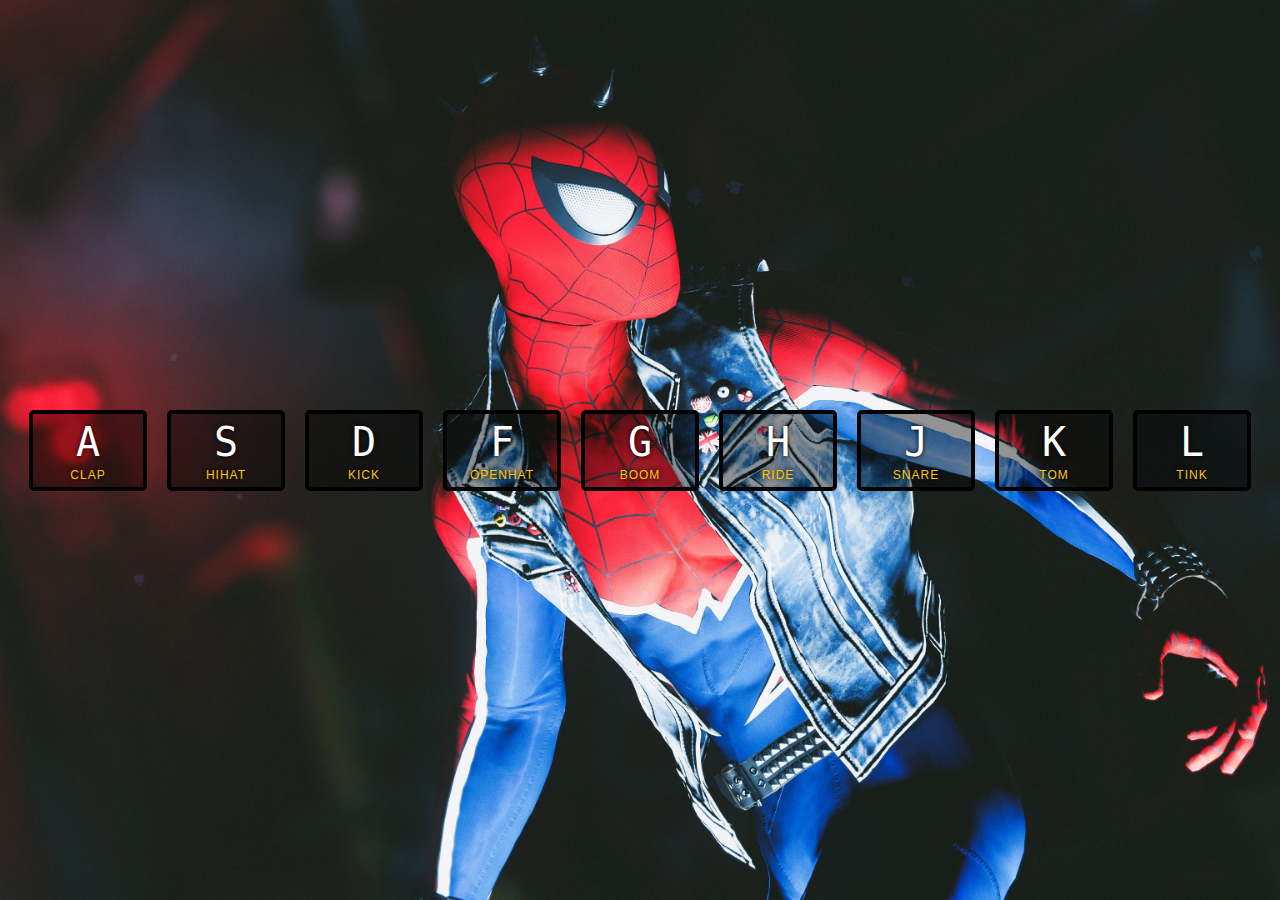
<file: drumKit/index.html>
<!DOCTYPE html>
<html lang="en">

<head>
    <meta charset="UTF-8">
    <meta name="viewport" content="width=device-width, initial-scale=1.0">
    <link rel="stylesheet" href="style.css">
    <title>Drum Kit</title>
</head>

<body>
    <div class="keys">
        <div data-key="65" class="key">
            <kbd>A</kbd>
            <span class="sound">clap</span>
        </div>
        <div data-key="83" class="key">
            <kbd>S</kbd>
            <span class="sound">hihat</span>
        </div>
        <div data-key="68" class="key">
            <kbd>D</kbd>
            <span class="sound">kick</span>
        </div>
        <div data-key="70" class="key">
            <kbd>F</kbd>
            <span class="sound">openhat</span>
        </div>
        <div data-key="71" class="key">
            <kbd>G</kbd>
            <span class="sound">boom</span>
        </div>
        <div data-key="72" class="key">
            <kbd>H</kbd>
            <span class="sound">ride</span>
        </div>
        <div data-key="74" class="key">
            <kbd>J</kbd>
            <span class="sound">snare</span>
        </div>
        <div data-key="75" class="key">
            <kbd>K</kbd>
            <span class="sound">tom</span>
        </div>
        <div data-key="76" class="key">
            <kbd>L</kbd>
            <span class="sound">tink</span>
        </div>
    </div>
    <audio data-key="65" src="sounds/clap.wav"></audio>
    <audio data-key="83" src="sounds/hihat.wav"></audio>
    <audio data-key="68" src="sounds/kick.wav"></audio>
    <audio data-key="70" src="sounds/openhat.wav"></audio>
    <audio data-key="71" src="sounds/boom.wav"></audio>
    <audio data-key="72" src="sounds/ride.wav"></audio>
    <audio data-key="74" src="sounds/snare.wav"></audio>
    <audio data-key="75" src="sounds/tom.wav"></audio>
    <audio data-key="76" src="sounds/tink.wav"></audio>

    <script src="drumKit.js"></script>
</body>

</html>
</file>
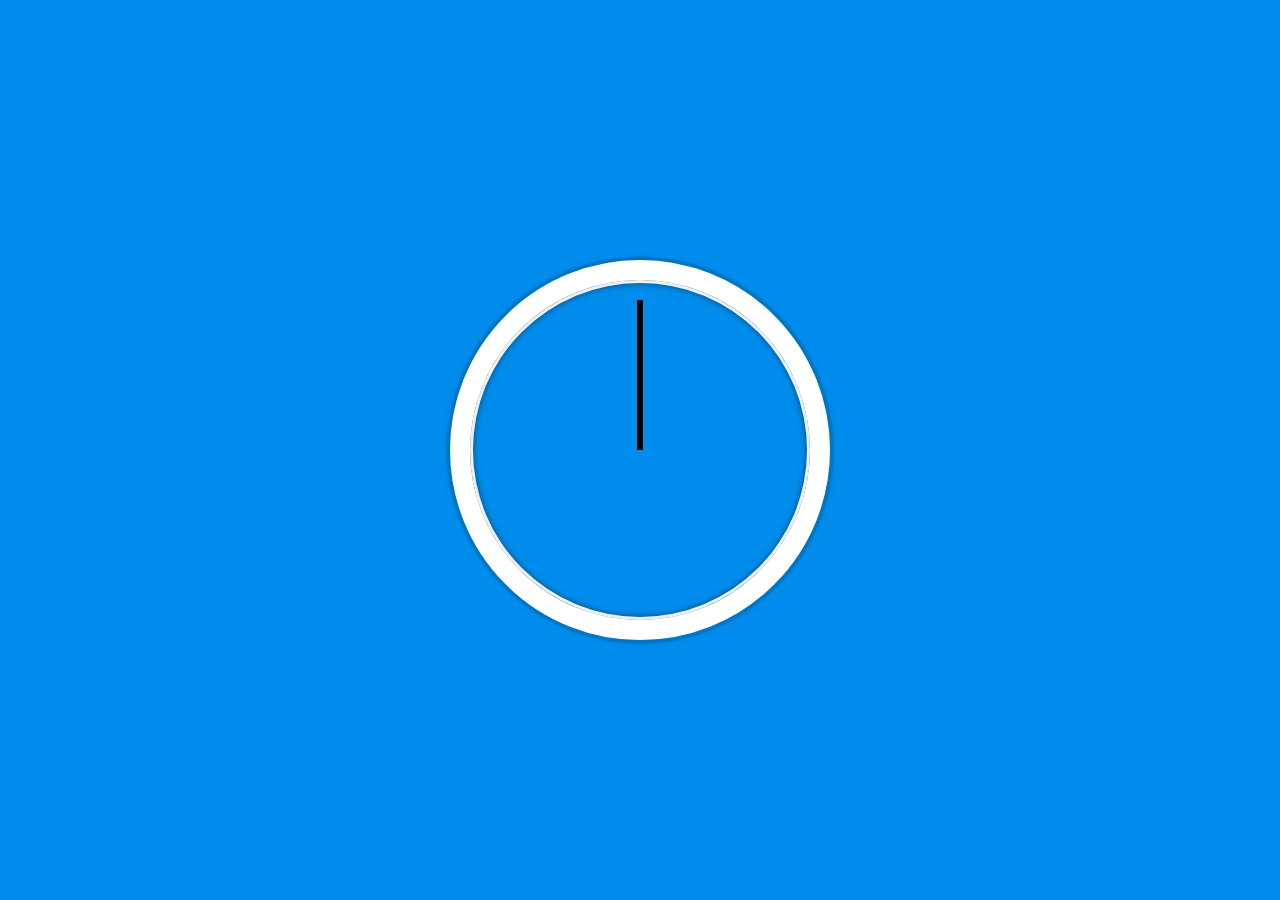
<file: jsClock/index.html>
<!DOCTYPE html>
<html lang="en">

<head>
    <meta charset="UTF-8">
    <meta name="viewport" content="width=device-width, initial-scale=1.0">
    <title>JS + CSS Clock</title>
</head>

<body>


    <div class="clock">
        <div class="clock-face">
            <div class="hand hour-hand"></div>
            <div class="hand min-hand"></div>
            <div class="hand second-hand"></div>
        </div>
    </div>


    <style>
        html {
            background: #018DED url(https://unsplash.it/1500/1000?image=881&blur=5);
            background-size: cover;
            font-family: 'helvetica neue';
            text-align: center;
            font-size: 10px;
        }

        body {
            margin: 0;
            font-size: 2rem;
            display: flex;
            flex: 1;
            min-height: 100vh;
            align-items: center;
        }

        .clock {
            width: 30rem;
            height: 30rem;
            border: 20px solid white;
            border-radius: 50%;
            margin: 50px auto;
            position: relative;
            padding: 2rem;
            box-shadow:
                0 0 0 4px rgba(0, 0, 0, 0.1),
                inset 0 0 0 3px #EFEFEF,
                inset 0 0 10px black,
                0 0 10px rgba(0, 0, 0, 0.2);
        }

        .clock-face {
            position: relative;
            width: 100%;
            height: 100%;
            transform: translateY(-3px);
            /* account for the height of the clock hands */
        }

        .second-hand {
            background-color: grey;
        }

        .hand {
            width: 50%;
            height: 6px;
            background: black;
            position: absolute;
            top: 50%;
            transform-origin: 100%;
            transform: rotate(90deg);
            /*transition: all 0.05s;*/
            transition-timing-function: cubic-bezier(0.1, 2.7, 0.58, 1);
        }
    </style>

    <script>


        function setDate() {
            //seconds
            const now = new Date();
            const seconds = now.getSeconds();
            const secondsDegrees = ((seconds / 60) * 360) + 90;
            //console.log(seconds);
            const secondHand = document.querySelector('.second-hand');
            secondHand.style.transform = `rotate(${secondsDegrees}deg)`;

            //minutes
            const mins = now.getMinutes();
            const minsDegrees = ((mins / 60) * 360) + 90;
            const minsHand = document.querySelector('.min-hand');
            minsHand.style.transform = `rotate(${minsDegrees}deg)`;

            //hours
            const hour = now.getHours();
            const hourDegrees = ((hour / 12) * 360) + 90;
            const hourHand = document.querySelector('.hour-hand');
            hourHand.style.transform = `rotate(${hourDegrees}deg)`;

            console.log(hour + ":" + mins + ":" + seconds);

            /*make second hand not reset if ykyk*/

        }

        setInterval(setDate, 1000);

    </script>
</body>

</html>
</file>
<file: drumKit/style.css>
html {
    font-size: 10px;
    background: url('./background.jpg');
    background-size: cover;
}

body, html {
    margin: 0;
    padding: 0;
    font-family: sans-serif;
}

.keys {
    display: flex;
    flex: 1;
    min-height: 100vh;
    align-items: center;
    justify-content: center;
}

.key {
    border: 4px solid black;
    border-radius: 5px;
    margin: 1rem;
    font-size: 1.5rem;
    padding: .5rem;
    transition: all .1s;
    width: 100px;
    text-align: center;
    color: white;
    background: rgba(0, 0, 0, 0.4);
    text-shadow: 0 0 5px black;
}

.playing {
    transform:scale(1.1);
    border-color:#ffc600;
    box-shadow: 0 0 10px #ffc600;
}

kbd {
    display: block;
    font-size: 40px;
}

.sound {
    font-size: 1.2rem;
    text-transform: uppercase;
    letter-spacing: 1px;
    color: #ffc600;
}
</file>
